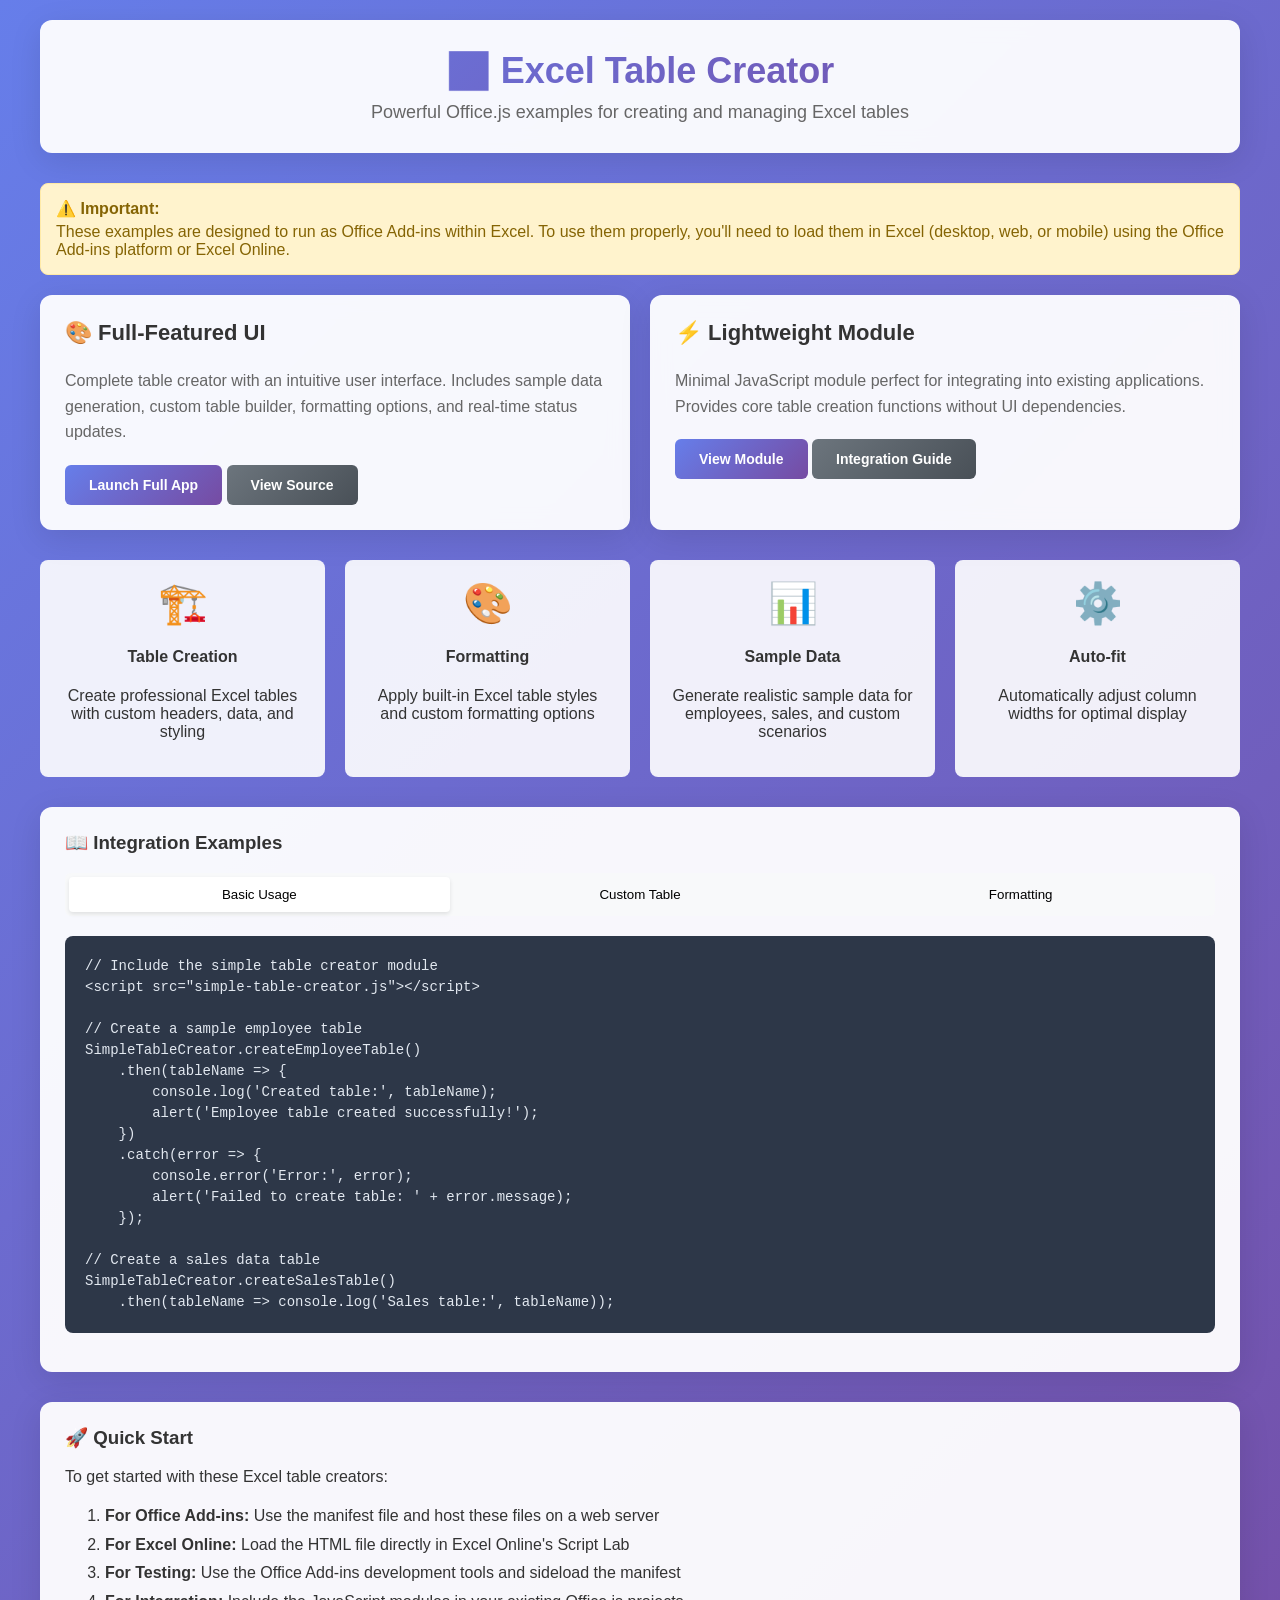
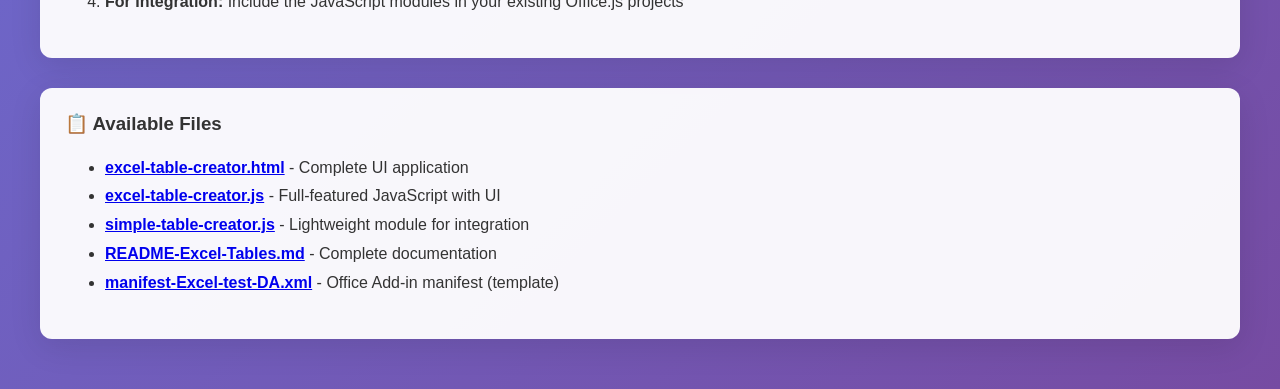
<file: index.html>
<!DOCTYPE html>
<html lang="en">
<head>
    <meta charset="UTF-8">
    <meta name="viewport" content="width=device-width, initial-scale=1.0">
    <title>Excel Table Creator Demo - Office.js Examples</title>
    <link rel="shortcut icon" type="image/x-icon" href="/DevXFunnelDataRecorder/o.ico" />
    
    <style>
        body {
            font-family: 'Segoe UI', Tahoma, Geneva, Verdana, sans-serif;
            margin: 0;
            padding: 20px;
            background: linear-gradient(135deg, #667eea 0%, #764ba2 100%);
            min-height: 100vh;
            color: #333;
        }
        
        .container {
            max-width: 1200px;
            margin: 0 auto;
        }
        
        .header {
            text-align: center;
            background: rgba(255, 255, 255, 0.95);
            padding: 30px;
            border-radius: 12px;
            box-shadow: 0 8px 32px rgba(0,0,0,0.1);
            margin-bottom: 30px;
            backdrop-filter: blur(10px);
        }
        
        .header h1 {
            margin: 0 0 10px 0;
            font-size: 36px;
            background: linear-gradient(135deg, #667eea, #764ba2);
            -webkit-background-clip: text;
            -webkit-text-fill-color: transparent;
            background-clip: text;
        }
        
        .header p {
            margin: 0;
            font-size: 18px;
            color: #666;
        }
        
        .cards-container {
            display: grid;
            grid-template-columns: repeat(auto-fit, minmax(350px, 1fr));
            gap: 20px;
            margin-bottom: 30px;
        }
        
        .card {
            background: rgba(255, 255, 255, 0.95);
            border-radius: 12px;
            padding: 25px;
            box-shadow: 0 8px 32px rgba(0,0,0,0.1);
            backdrop-filter: blur(10px);
            transition: transform 0.3s ease;
        }
        
        .card:hover {
            transform: translateY(-5px);
        }
        
        .card h3 {
            margin-top: 0;
            color: #333;
            font-size: 22px;
        }
        
        .card p {
            color: #666;
            line-height: 1.6;
            margin-bottom: 20px;
        }
        
        .btn {
            display: inline-block;
            padding: 12px 24px;
            background: linear-gradient(135deg, #667eea, #764ba2);
            color: white;
            text-decoration: none;
            border-radius: 6px;
            font-weight: 600;
            transition: all 0.3s ease;
            border: none;
            cursor: pointer;
            font-size: 14px;
        }
        
        .btn:hover {
            transform: translateY(-2px);
            box-shadow: 0 4px 12px rgba(0,0,0,0.2);
        }
        
        .btn-secondary {
            background: linear-gradient(135deg, #6c757d, #495057);
        }
        
        .features-grid {
            display: grid;
            grid-template-columns: repeat(auto-fit, minmax(250px, 1fr));
            gap: 20px;
            margin: 30px 0;
        }
        
        .feature {
            background: rgba(255, 255, 255, 0.9);
            padding: 20px;
            border-radius: 8px;
            text-align: center;
        }
        
        .feature-icon {
            font-size: 40px;
            margin-bottom: 15px;
        }
        
        .code-section {
            background: rgba(255, 255, 255, 0.95);
            border-radius: 12px;
            padding: 25px;
            margin: 30px 0;
            box-shadow: 0 8px 32px rgba(0,0,0,0.1);
        }
        
        .code-section h3 {
            margin-top: 0;
            color: #333;
        }
        
        pre {
            background: #2d3748;
            color: #e2e8f0;
            padding: 20px;
            border-radius: 8px;
            overflow-x: auto;
            font-size: 14px;
            line-height: 1.5;
        }
        
        .tabs {
            display: flex;
            margin-bottom: 20px;
            background: #f8f9fa;
            border-radius: 6px;
            padding: 4px;
        }
        
        .tab {
            flex: 1;
            padding: 10px 15px;
            text-align: center;
            background: transparent;
            border: none;
            cursor: pointer;
            border-radius: 4px;
            transition: background-color 0.2s;
        }
        
        .tab.active {
            background: white;
            box-shadow: 0 2px 4px rgba(0,0,0,0.1);
        }
        
        .tab-content {
            display: none;
        }
        
        .tab-content.active {
            display: block;
        }
        
        .warning {
            background: #fff3cd;
            border: 1px solid #ffeaa7;
            border-radius: 8px;
            padding: 15px;
            margin: 20px 0;
            color: #856404;
        }
        
        .warning strong {
            display: block;
            margin-bottom: 5px;
        }
    </style>
</head>
<body>
    <div class="container">
        <div class="header">
            <h1>📊 Excel Table Creator</h1>
            <p>Powerful Office.js examples for creating and managing Excel tables</p>
        </div>
        
        <div class="warning">
            <strong>⚠️ Important:</strong>
            These examples are designed to run as Office Add-ins within Excel. To use them properly, you'll need to load them in Excel (desktop, web, or mobile) using the Office Add-ins platform or Excel Online.
        </div>
        
        <div class="cards-container">
            <div class="card">
                <h3>🎨 Full-Featured UI</h3>
                <p>Complete table creator with an intuitive user interface. Includes sample data generation, custom table builder, formatting options, and real-time status updates.</p>
                <a href="/excel-table-creator.html" class="btn">Launch Full App</a>
                <a href="/excel-table-creator.js" class="btn btn-secondary" target="_blank">View Source</a>
            </div>
            
            <div class="card">
                <h3>⚡ Lightweight Module</h3>
                <p>Minimal JavaScript module perfect for integrating into existing applications. Provides core table creation functions without UI dependencies.</p>
                <a href="/simple-table-creator.js" class="btn" target="_blank">View Module</a>
                <a href="#integration-example" class="btn btn-secondary">Integration Guide</a>
            </div>
        </div>
        
        <div class="features-grid">
            <div class="feature">
                <div class="feature-icon">🏗️</div>
                <h4>Table Creation</h4>
                <p>Create professional Excel tables with custom headers, data, and styling</p>
            </div>
            <div class="feature">
                <div class="feature-icon">🎨</div>
                <h4>Formatting</h4>
                <p>Apply built-in Excel table styles and custom formatting options</p>
            </div>
            <div class="feature">
                <div class="feature-icon">📊</div>
                <h4>Sample Data</h4>
                <p>Generate realistic sample data for employees, sales, and custom scenarios</p>
            </div>
            <div class="feature">
                <div class="feature-icon">⚙️</div>
                <h4>Auto-fit</h4>
                <p>Automatically adjust column widths for optimal display</p>
            </div>
        </div>
        
        <div class="code-section" id="integration-example">
            <h3>📖 Integration Examples</h3>
            
            <div class="tabs">
                <button class="tab active" onclick="showTab('basic')">Basic Usage</button>
                <button class="tab" onclick="showTab('custom')">Custom Table</button>
                <button class="tab" onclick="showTab('formatting')">Formatting</button>
            </div>
            
            <div class="tab-content active" id="basic-content">
<pre><code>// Include the simple table creator module
&lt;script src="simple-table-creator.js"&gt;&lt;/script&gt;

// Create a sample employee table
SimpleTableCreator.createEmployeeTable()
    .then(tableName => {
        console.log('Created table:', tableName);
        alert('Employee table created successfully!');
    })
    .catch(error => {
        console.error('Error:', error);
        alert('Failed to create table: ' + error.message);
    });

// Create a sales data table
SimpleTableCreator.createSalesTable()
    .then(tableName => console.log('Sales table:', tableName));</code></pre>
            </div>
            
            <div class="tab-content" id="custom-content">
<pre><code>// Create a custom table with your own data
const headers = ['Product', 'Price', 'Category', 'Stock'];
const data = [
    ['MacBook Pro', 2499.99, 'Electronics', 12],
    ['Office Chair', 299.99, 'Furniture', 25],
    ['Coffee Mug', 19.99, 'Office Supplies', 100]
];

SimpleTableCreator.createCustomTable('ProductCatalog', headers, data)
    .then(tableName => {
        console.log('Custom table created:', tableName);
        return SimpleTableCreator.formatTable(tableName, {
            style: 'TableStyleMedium2'
        });
    })
    .then(() => console.log('Table formatted successfully'))
    .catch(error => console.error('Error:', error));</code></pre>
            </div>
            
            <div class="tab-content" id="formatting-content">
<pre><code>// Apply custom formatting to a table
const formatOptions = {
    style: 'TableStyleDark1',
    headerColor: '#0078d4',
    headerFontColor: 'white'
};

// Get all table names first
SimpleTableCreator.getTableNames()
    .then(tableNames => {
        console.log('Available tables:', tableNames);
        
        // Format the first table
        if (tableNames.length > 0) {
            return SimpleTableCreator.formatTable(tableNames[0], formatOptions);
        }
    })
    .then(tableName => console.log('Formatted table:', tableName))
    .catch(error => console.error('Formatting error:', error));</code></pre>
            </div>
        </div>
        
        <div class="code-section">
            <h3>🚀 Quick Start</h3>
            <p>To get started with these Excel table creators:</p>
            
            <ol style="line-height: 1.8;">
                <li><strong>For Office Add-ins:</strong> Use the manifest file and host these files on a web server</li>
                <li><strong>For Excel Online:</strong> Load the HTML file directly in Excel Online's Script Lab</li>
                <li><strong>For Testing:</strong> Use the Office Add-ins development tools and sideload the manifest</li>
                <li><strong>For Integration:</strong> Include the JavaScript modules in your existing Office.js projects</li>
            </ol>
        </div>
        
        <div class="code-section">
            <h3>📋 Available Files</h3>
            <ul style="line-height: 1.8;">
                <li><a href="/excel-table-creator.html"><strong>excel-table-creator.html</strong></a> - Complete UI application</li>
                <li><a href="/excel-table-creator.js"><strong>excel-table-creator.js</strong></a> - Full-featured JavaScript with UI</li>
                <li><a href="/simple-table-creator.js"><strong>simple-table-creator.js</strong></a> - Lightweight module for integration</li>
                <li><a href="/README-Excel-Tables.md"><strong>README-Excel-Tables.md</strong></a> - Complete documentation</li>
                <li><a href="/manifest-Excel-test-DA.xml"><strong>manifest-Excel-test-DA.xml</strong></a> - Office Add-in manifest (template)</li>
            </ul>
        </div>
    </div>
    
    <script>
        function showTab(tabName) {
            // Hide all tab contents
            const contents = document.querySelectorAll('.tab-content');
            contents.forEach(content => content.classList.remove('active'));
            
            // Remove active class from all tabs
            const tabs = document.querySelectorAll('.tab');
            tabs.forEach(tab => tab.classList.remove('active'));
            
            // Show selected tab content
            document.getElementById(tabName + '-content').classList.add('active');
            
            // Add active class to clicked tab
            event.target.classList.add('active');
        }
    </script>
</body>
</html>
</file>
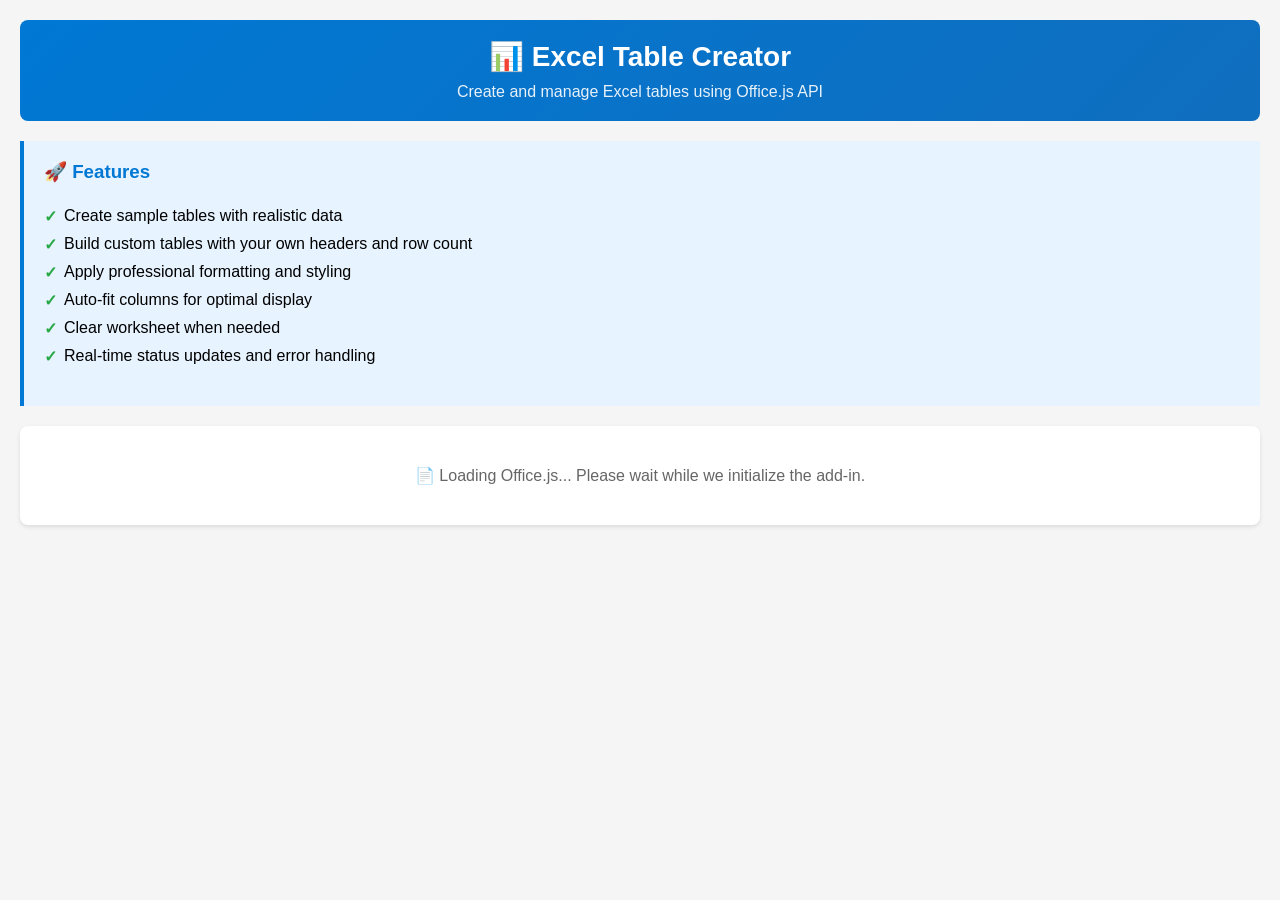
<file: excel-table-creator.html>
<!DOCTYPE html>
<html lang="en">
<head>
    <meta charset="UTF-8">
    <meta name="viewport" content="width=device-width, initial-scale=1.0">
    <title>Excel Table Creator - Office.js Demo</title>
    <link rel="shortcut icon" type="image/x-icon" href="/DevXFunnelDataRecorder/o.ico" />
    
    <!-- Office JavaScript API -->
    <script type="text/javascript" src="https://appsforoffice.microsoft.com/lib/1.1/hosted/office.js"></script>
    
    <style>
        body {
            font-family: 'Segoe UI', Tahoma, Geneva, Verdana, sans-serif;
            margin: 0;
            padding: 20px;
            background-color: #f5f5f5;
        }
        
        .header {
            background: linear-gradient(135deg, #0078d4, #106ebe);
            color: white;
            padding: 20px;
            border-radius: 8px;
            margin-bottom: 20px;
            text-align: center;
        }
        
        .header h1 {
            margin: 0 0 10px 0;
            font-size: 28px;
        }
        
        .header p {
            margin: 0;
            font-size: 16px;
            opacity: 0.9;
        }
        
        .main-container {
            background: white;
            border-radius: 8px;
            box-shadow: 0 2px 4px rgba(0,0,0,0.1);
            overflow: hidden;
        }
        
        .info-section {
            padding: 20px;
            background-color: #e7f3ff;
            border-left: 4px solid #0078d4;
            margin-bottom: 20px;
        }
        
        .info-section h3 {
            margin-top: 0;
            color: #0078d4;
        }
        
        .features-list {
            list-style: none;
            padding: 0;
        }
        
        .features-list li {
            padding: 5px 0;
            position: relative;
            padding-left: 20px;
        }
        
        .features-list li::before {
            content: "✓";
            color: #28a745;
            font-weight: bold;
            position: absolute;
            left: 0;
        }
        
        .loading {
            text-align: center;
            padding: 40px;
            color: #666;
            font-size: 16px;
        }
        
        .error {
            text-align: center;
            padding: 40px;
            color: #d32f2f;
            background-color: #ffebee;
            border: 1px solid #ffcdd2;
            border-radius: 4px;
        }
    </style>
</head>
<body>
    <div class="header">
        <h1>📊 Excel Table Creator</h1>
        <p>Create and manage Excel tables using Office.js API</p>
    </div>
    
    <div class="info-section">
        <h3>🚀 Features</h3>
        <ul class="features-list">
            <li>Create sample tables with realistic data</li>
            <li>Build custom tables with your own headers and row count</li>
            <li>Apply professional formatting and styling</li>
            <li>Auto-fit columns for optimal display</li>
            <li>Clear worksheet when needed</li>
            <li>Real-time status updates and error handling</li>
        </ul>
    </div>
    
    <div class="main-container">
        <div id="app">
            <div class="loading">
                📄 Loading Office.js... Please wait while we initialize the add-in.
            </div>
        </div>
    </div>
    
    <!-- Load our Excel Table Creator script -->
    <script src="/excel-table-creator.js"></script>
    
    <script>
        // Additional initialization if needed
        console.log('Excel Table Creator page loaded');
        
        // Handle Office.js loading errors
        Office.onReady((info) => {
            console.log('Office.js ready, host:', info.host);
        });
        
        // Fallback error handling
        window.addEventListener('error', (event) => {
            console.error('Global error:', event.error);
            const app = document.getElementById('app');
            if (app && app.innerHTML.includes('Loading Office.js')) {
                app.innerHTML = `
                    <div class="error">
                        <h3>⚠️ Error Loading Add-in</h3>
                        <p>There was an issue loading the Office.js API. This typically happens when:</p>
                        <ul style="text-align: left; display: inline-block;">
                            <li>The page is not running in Excel</li>
                            <li>Office.js failed to load</li>
                            <li>There's a network connectivity issue</li>
                        </ul>
                        <p><strong>To use this add-in:</strong></p>
                        <ol style="text-align: left; display: inline-block;">
                            <li>Open Excel (desktop, web, or mobile)</li>
                            <li>Install this as an Office Add-in</li>
                            <li>Use the manifest file to sideload the add-in</li>
                        </ol>
                    </div>
                `;
            }
        });
        
        // Timeout fallback if Office.js doesn't load within 10 seconds
        setTimeout(() => {
            const app = document.getElementById('app');
            if (app && app.innerHTML.includes('Loading Office.js')) {
                app.innerHTML = `
                    <div class="error">
                        <h3>⏱️ Office.js Loading Timeout</h3>
                        <p>Office.js is taking longer than expected to load.</p>
                        <p>Please ensure you're running this in Excel or try refreshing the page.</p>
                        <button onclick="location.reload()" style="
                            background: #0078d4; 
                            color: white; 
                            border: none; 
                            padding: 10px 20px; 
                            border-radius: 4px; 
                            cursor: pointer;
                            font-size: 14px;
                        ">🔄 Reload Page</button>
                    </div>
                `;
            }
        }, 10000);
    </script>
</body>
</html>
</file>
